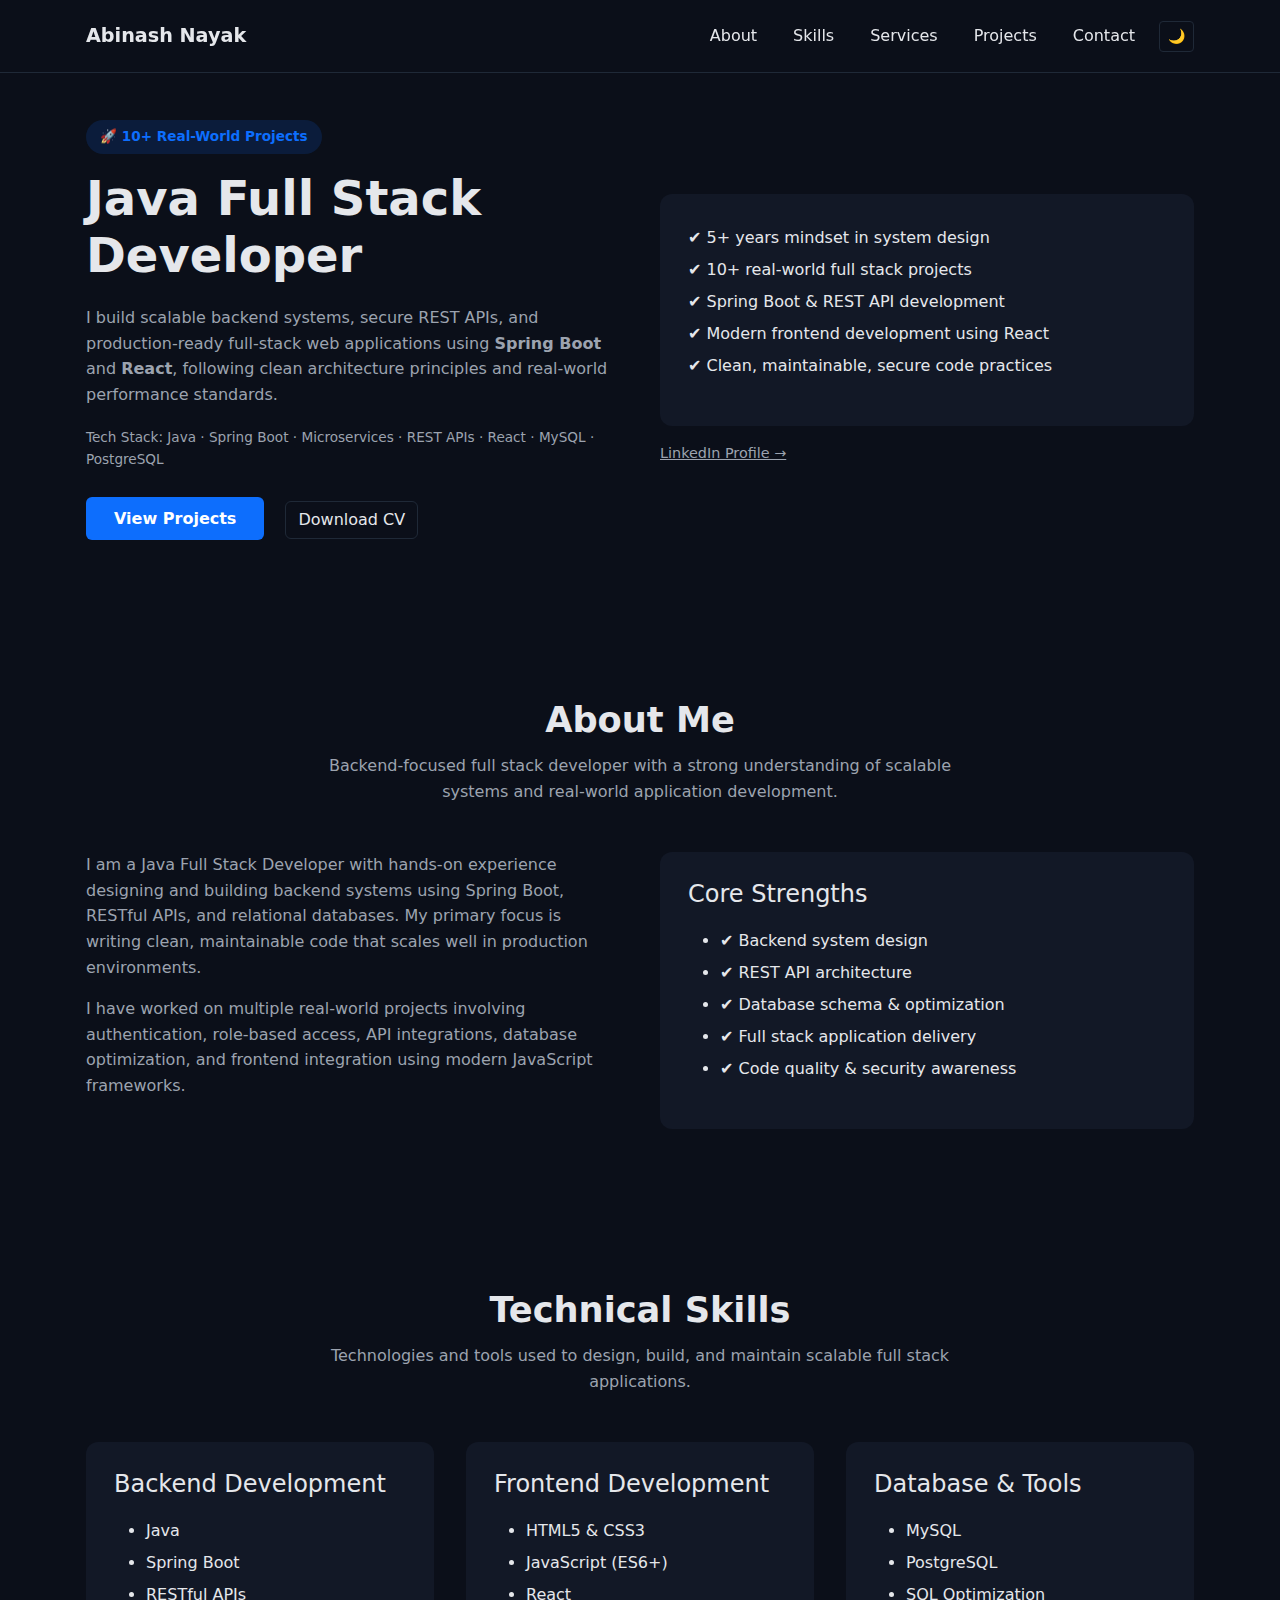
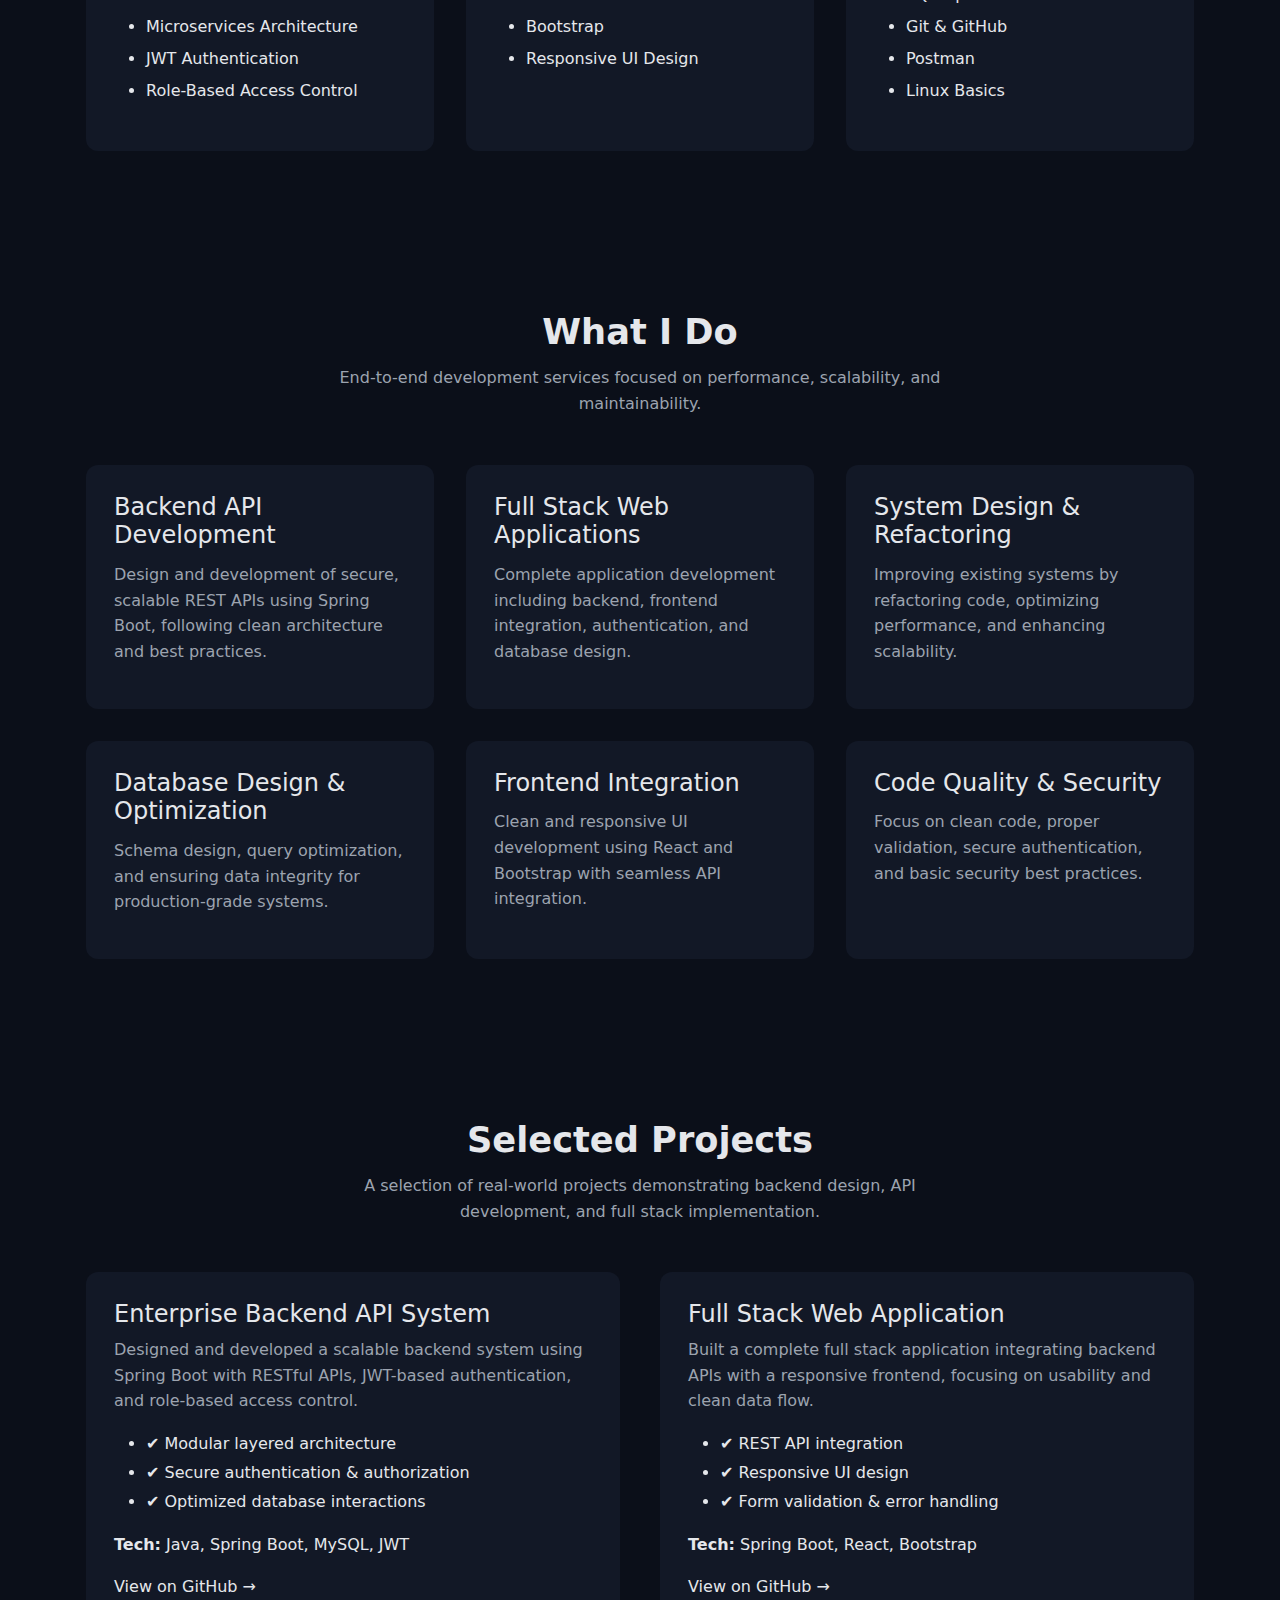
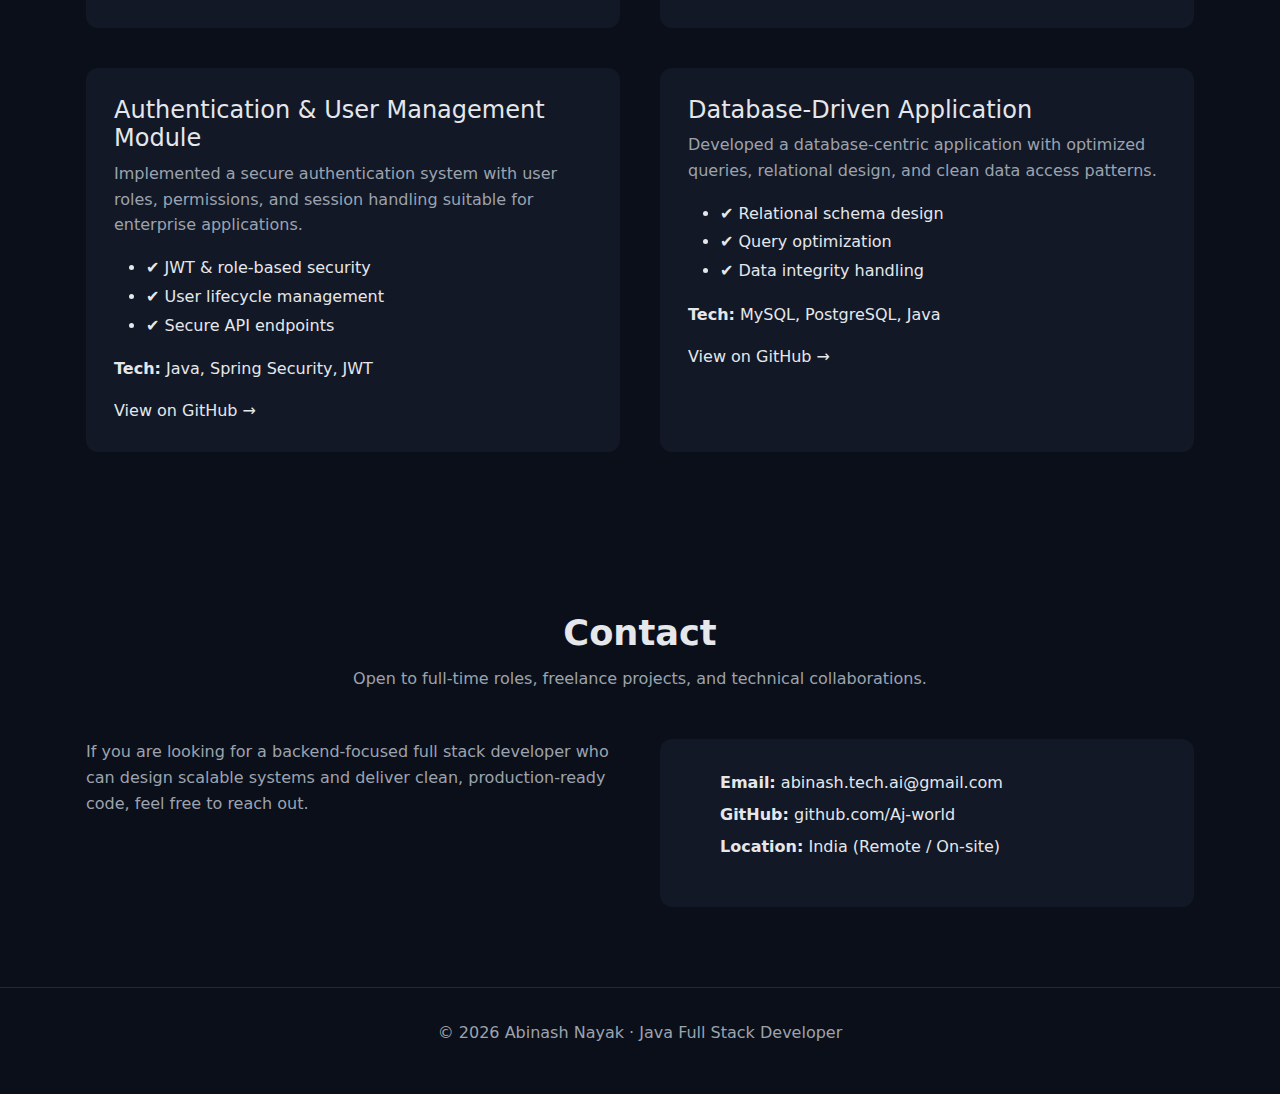
<file: index.html>
<!DOCTYPE html>
<html lang="en">
<head>
  <!-- Basic Meta -->
  <meta charset="UTF-8" />
  <meta name="viewport" content="width=device-width, initial-scale=1.0" />

  <!-- SEO -->
  <title>Abinash Nayak | Java Full Stack Developer</title>
  <meta name="description"
        content="Portfolio of Abinash Nayak, Java Full Stack Developer building scalable backend systems and production-ready web applications." />

  <!-- Bootstrap CSS -->
  <link
  href="https://cdn.jsdelivr.net/npm/bootstrap@5.3.2/dist/css/bootstrap.min.css"
  rel="stylesheet"
/>


  <!-- Main CSS -->
  <link rel="stylesheet" href="assets/css/main.css" />

  <!-- Favicon -->
  <link rel="icon" href="assets/images/common/favicon.svg" />
</head>

<body data-theme="dark">

  <!-- Header -->
  <div id="header"></div>

  <!-- Main Content -->
  <main>
    <section id="hero"></section>
    <section id="about"></section>
    <section id="skills"></section>
    <section id="services"></section>
    <section id="portfolio"></section>
    <section id="contact"></section>
  </main>

  <!-- Footer -->
  <div id="footer"></div>

  <!-- Bootstrap JS -->
  <script
  src="https://cdn.jsdelivr.net/npm/bootstrap@5.3.2/dist/js/bootstrap.bundle.min.js">
</script>


  <!-- Main JS -->
  <script src="assets/js/main.js"></script>
  <script src="assets/js/animations.js"></script>
</body>
</html>
</file>
<file: assets/css/main.css>
/* ===== CSS ENTRY POINT ===== */

/* Base */
@import url("base.css");

/* Layout */
@import url("layout.css");

/* Components */
@import url("components.css");
</file>
